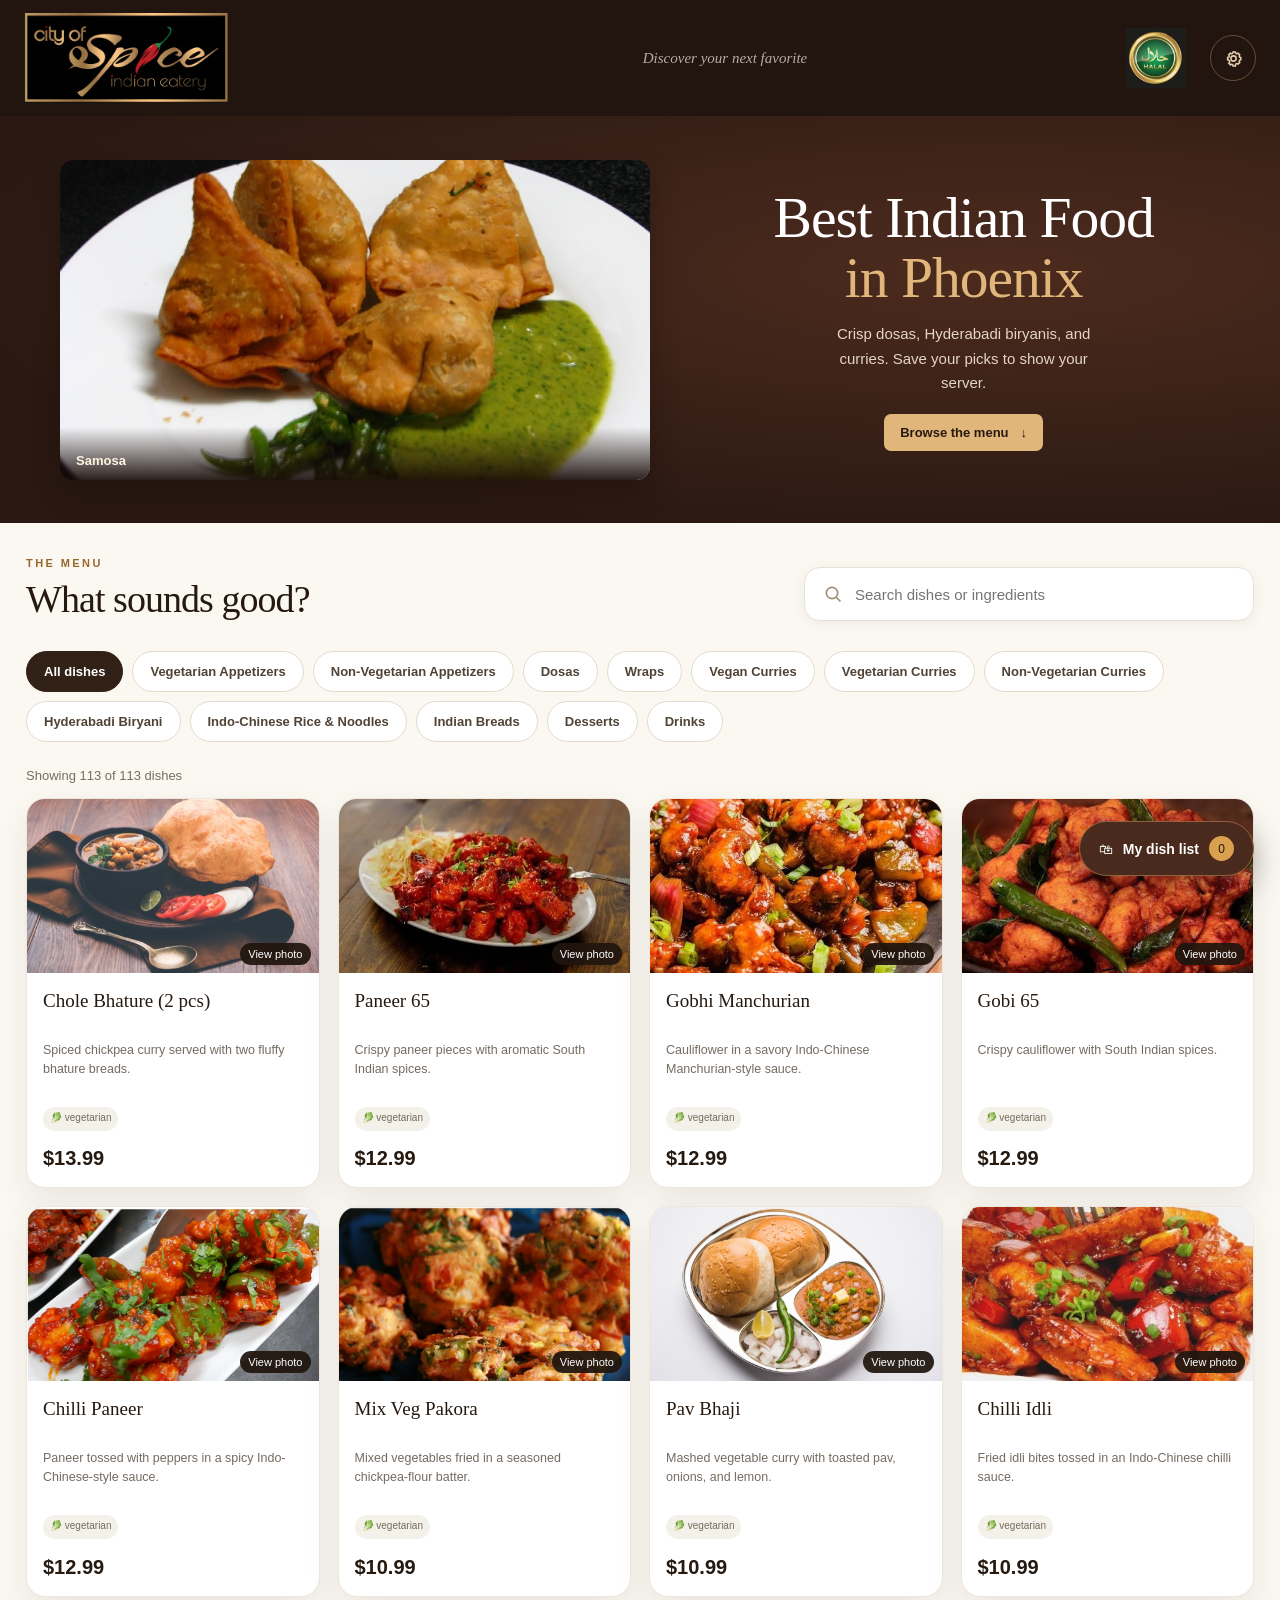
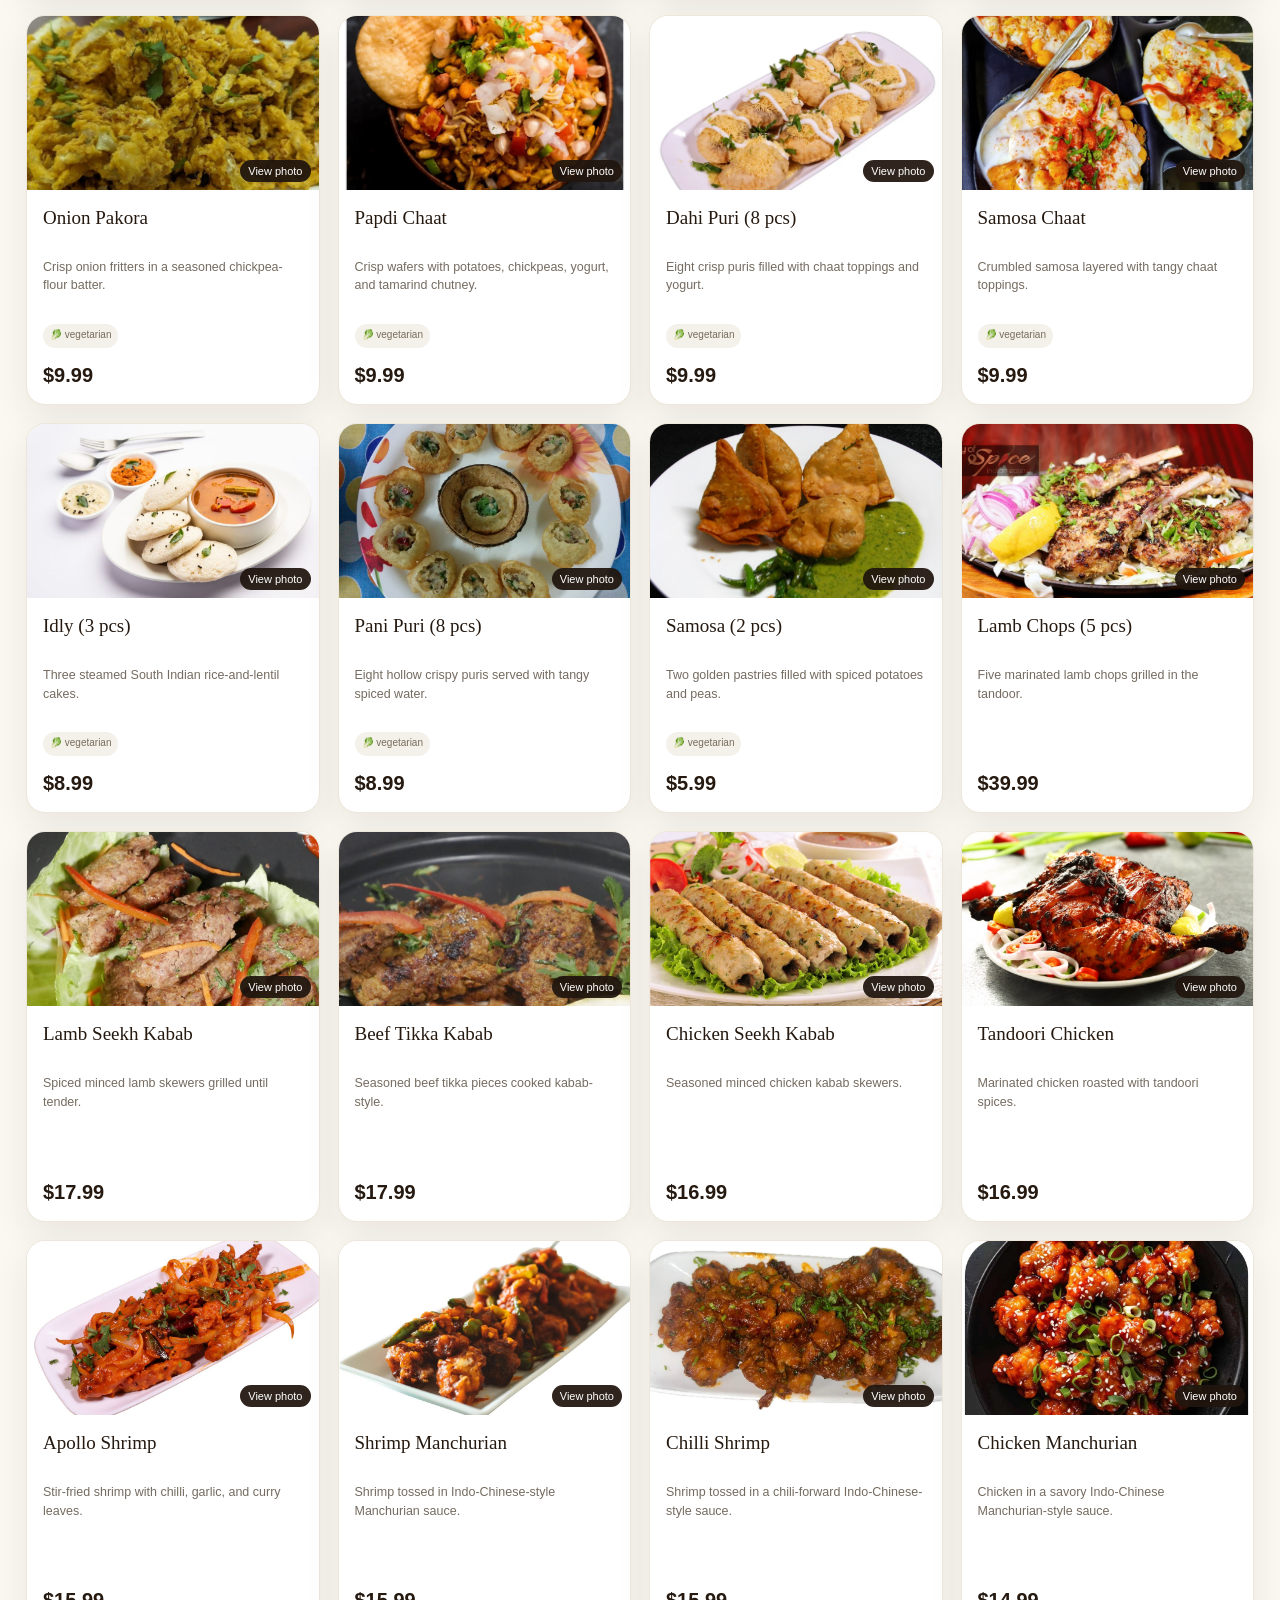
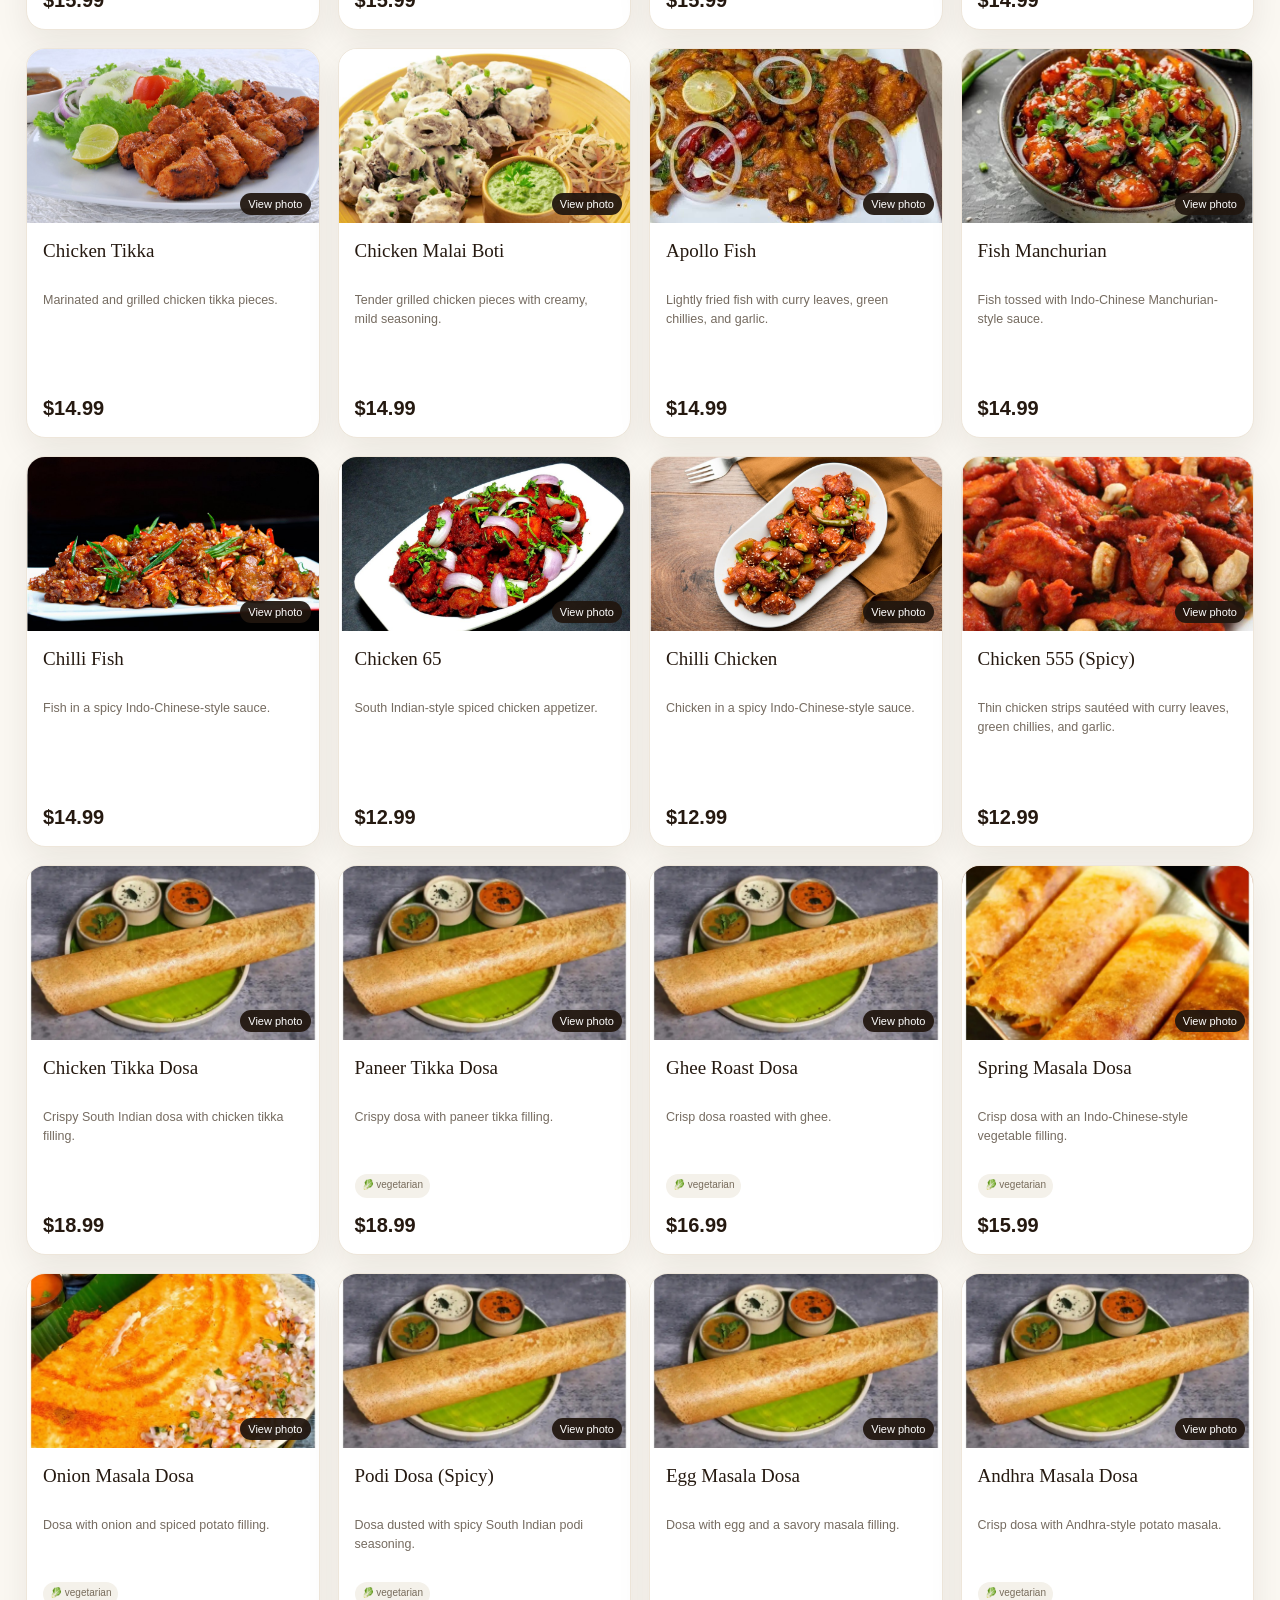
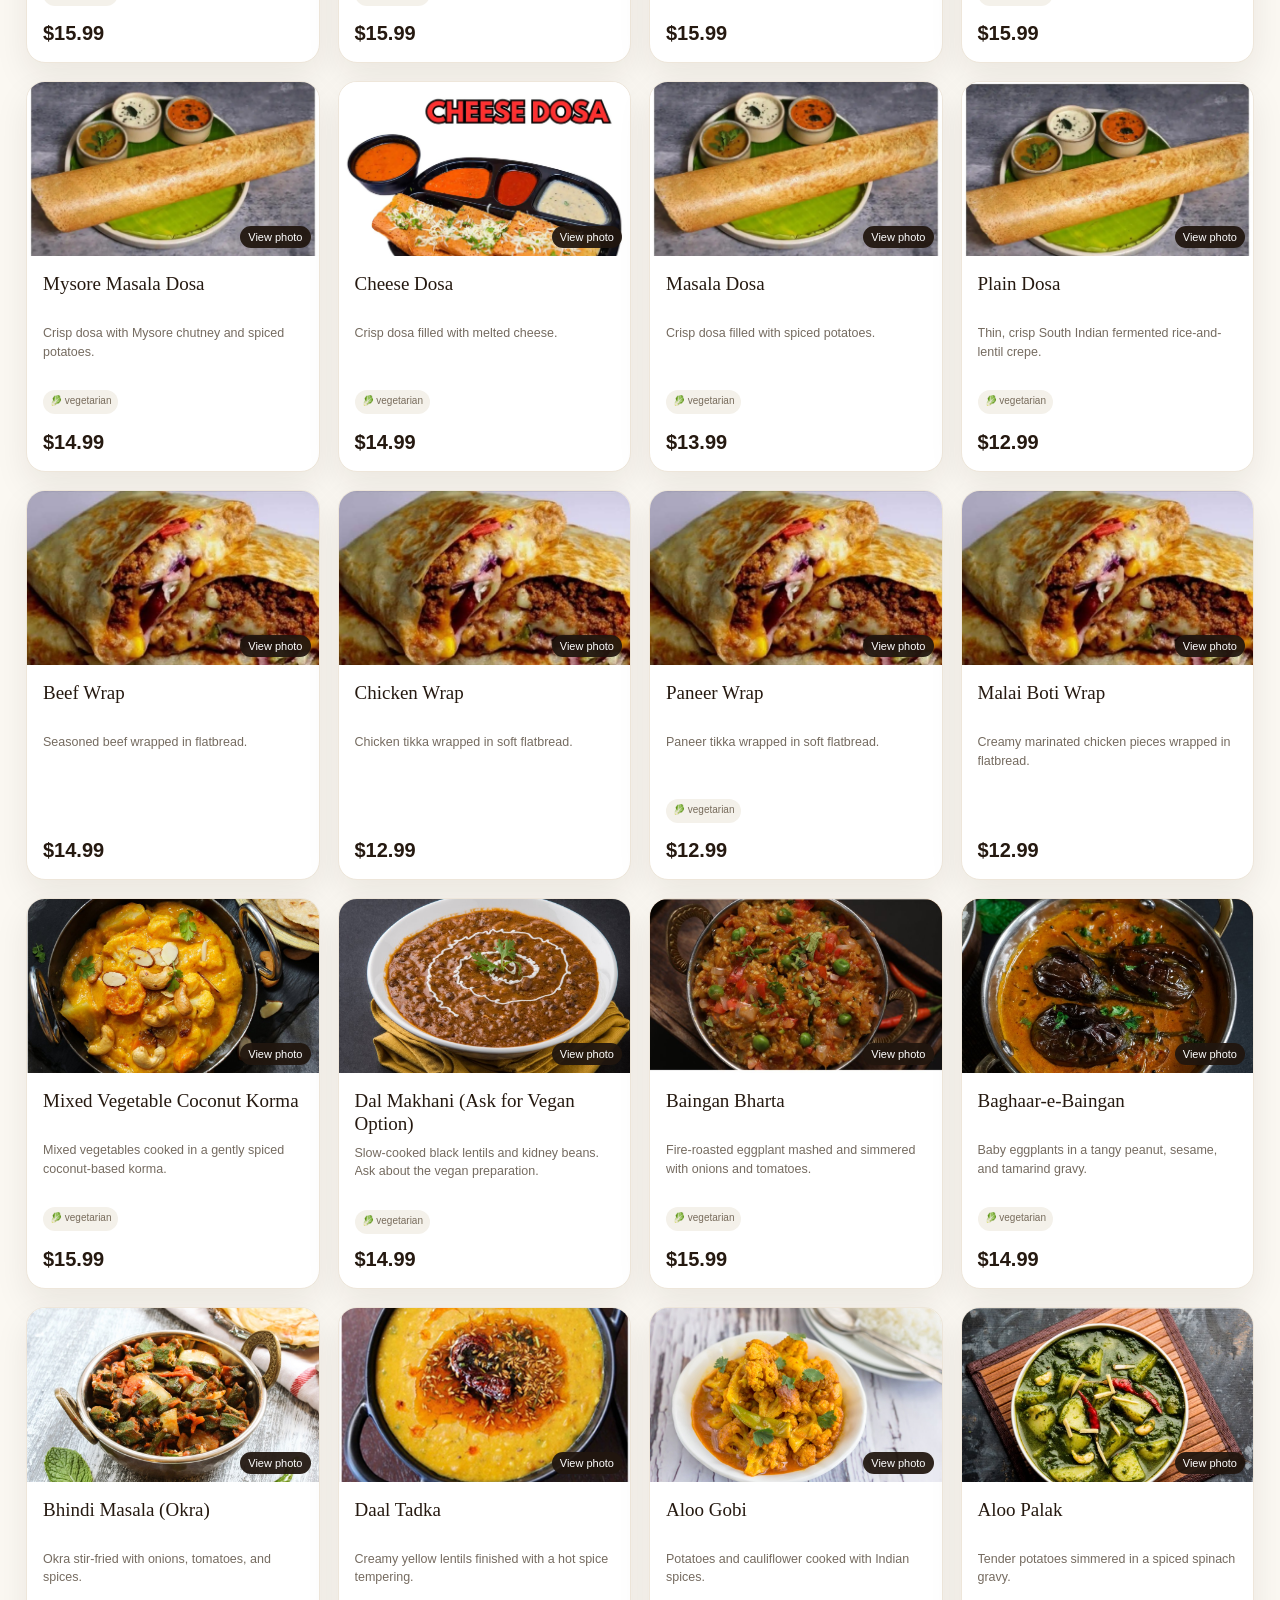
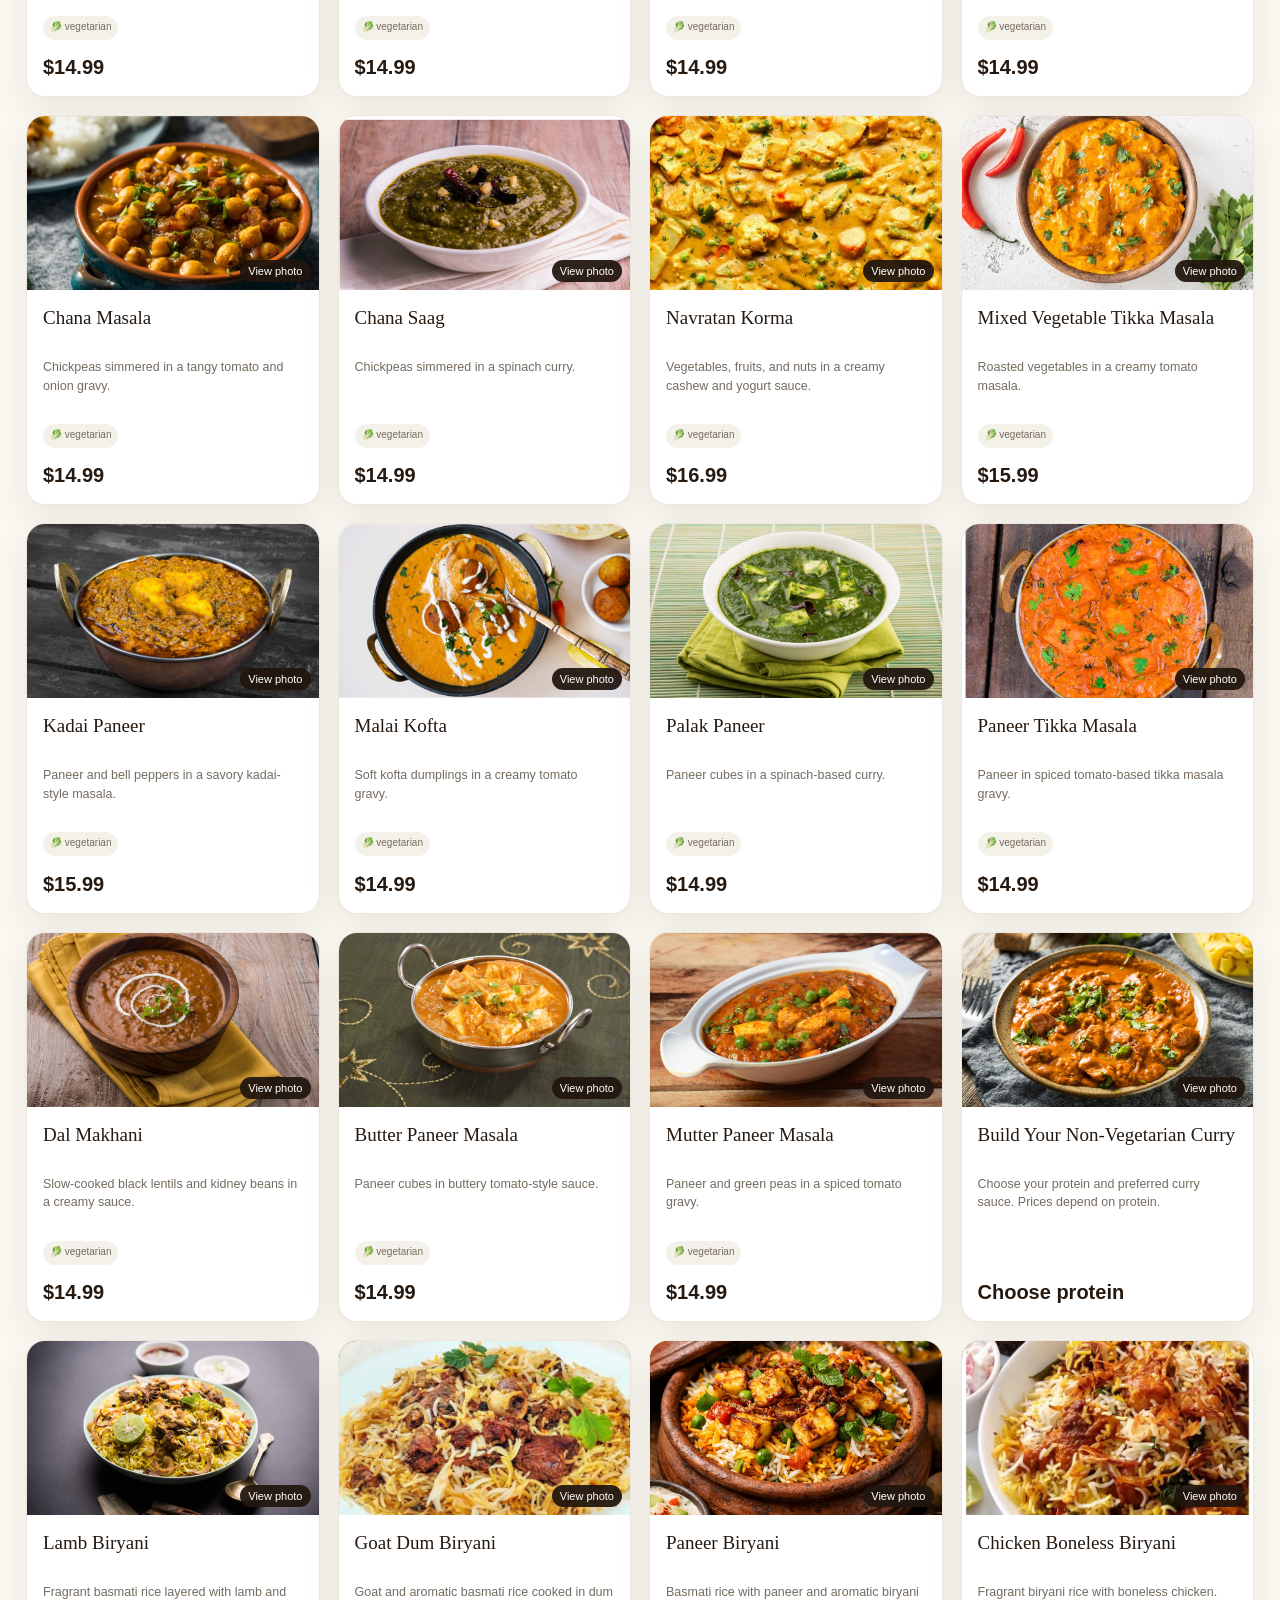
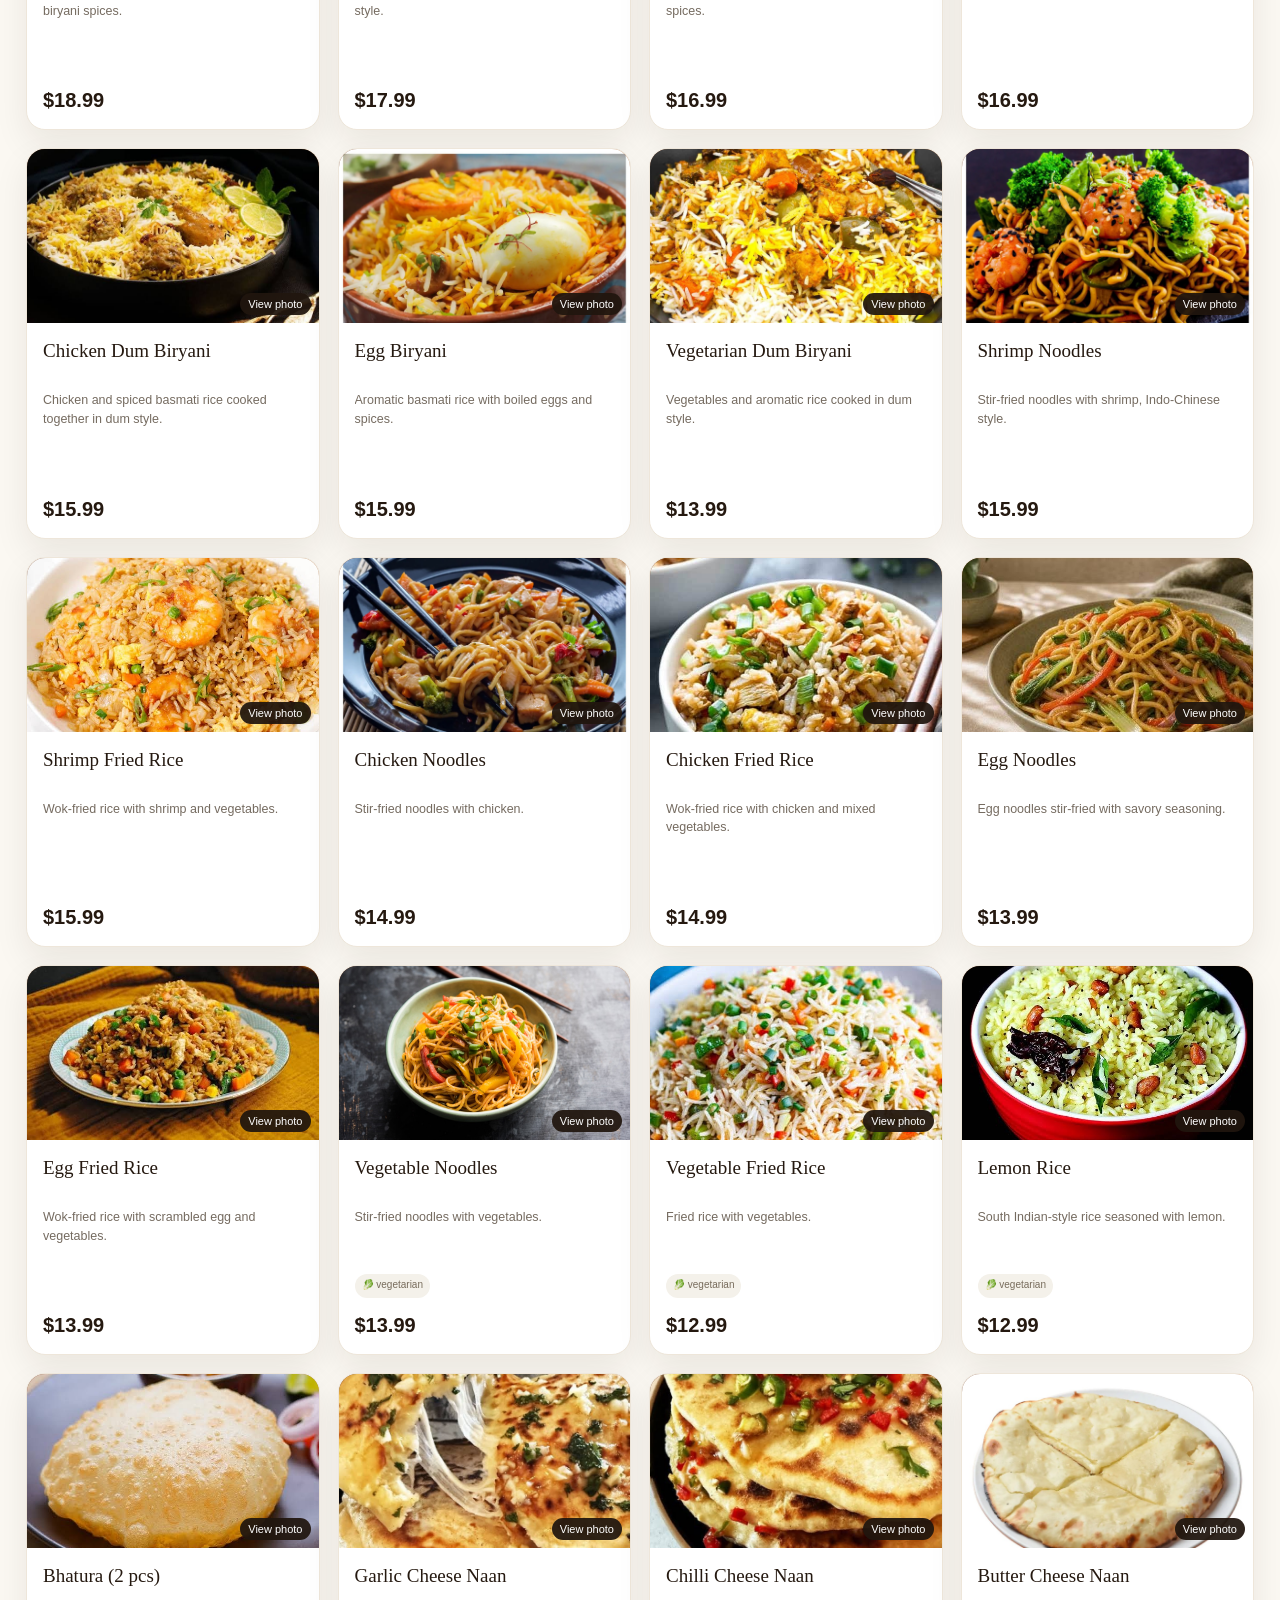
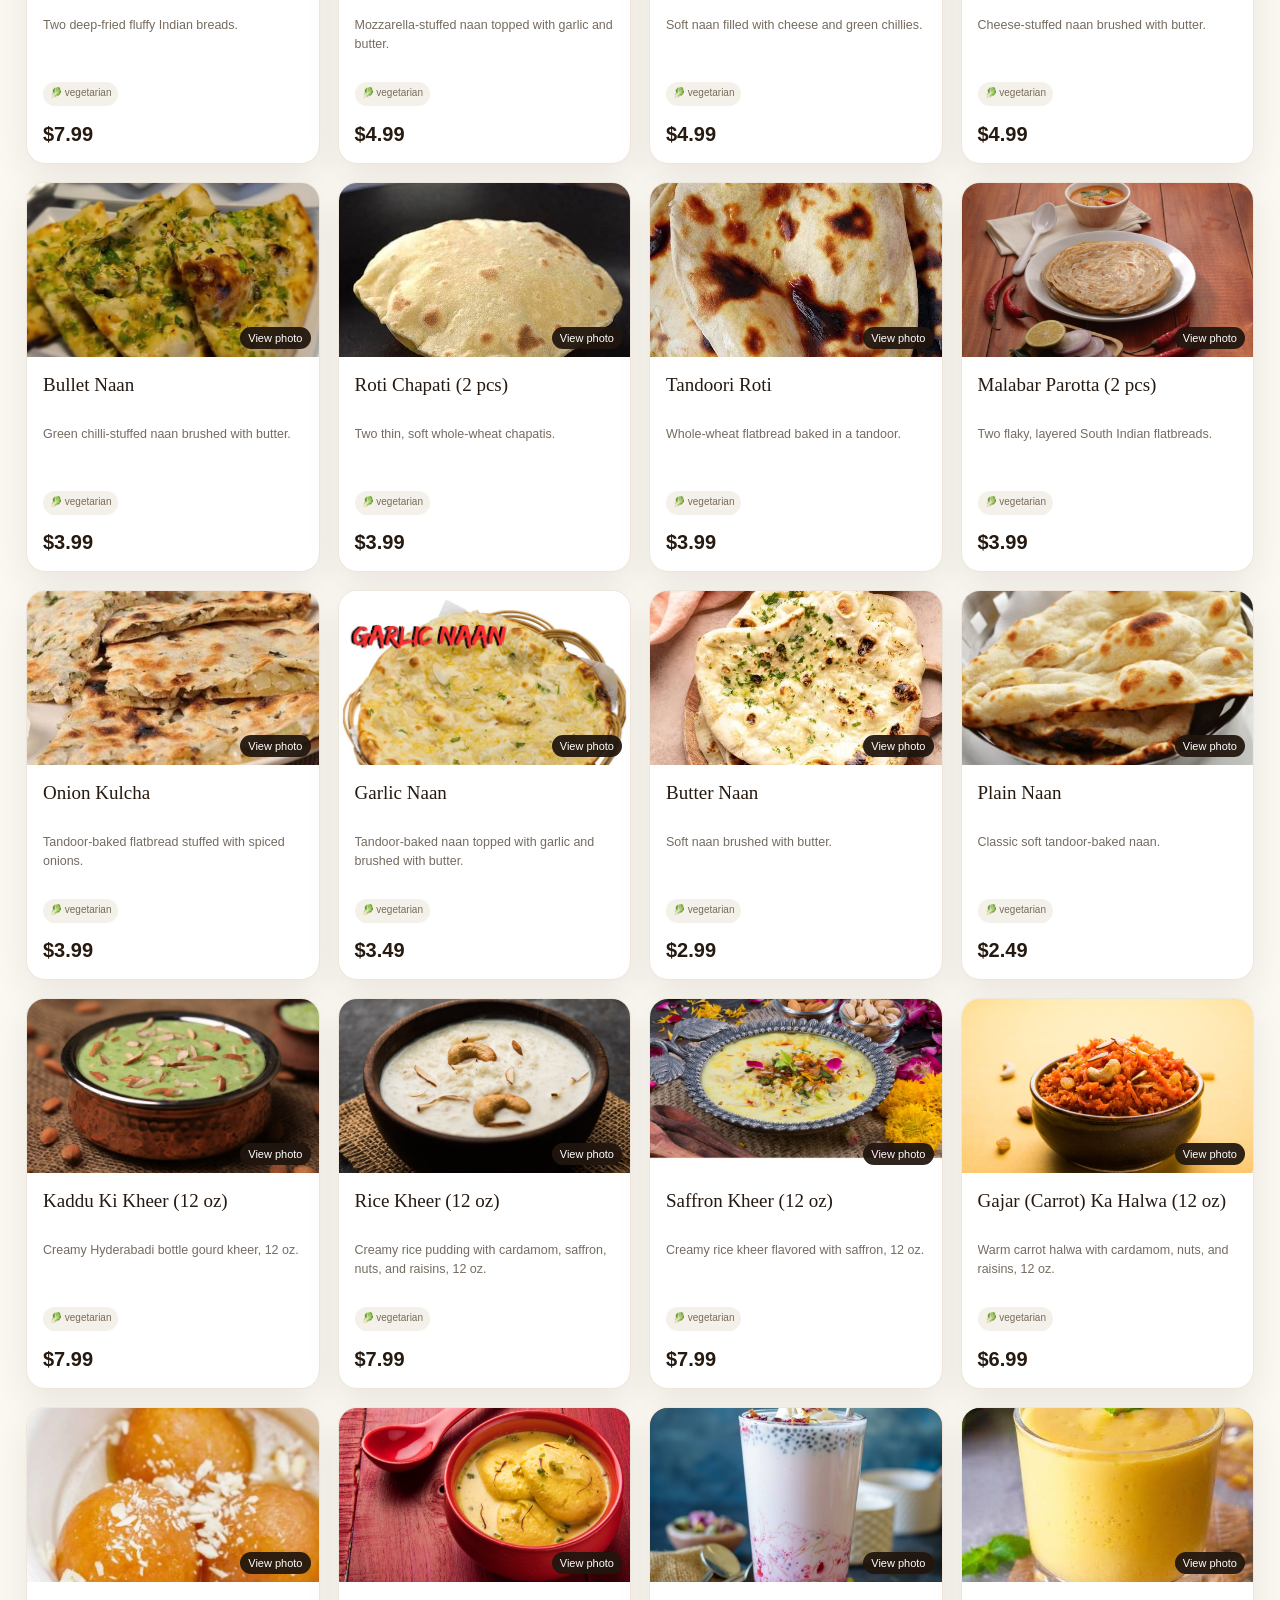
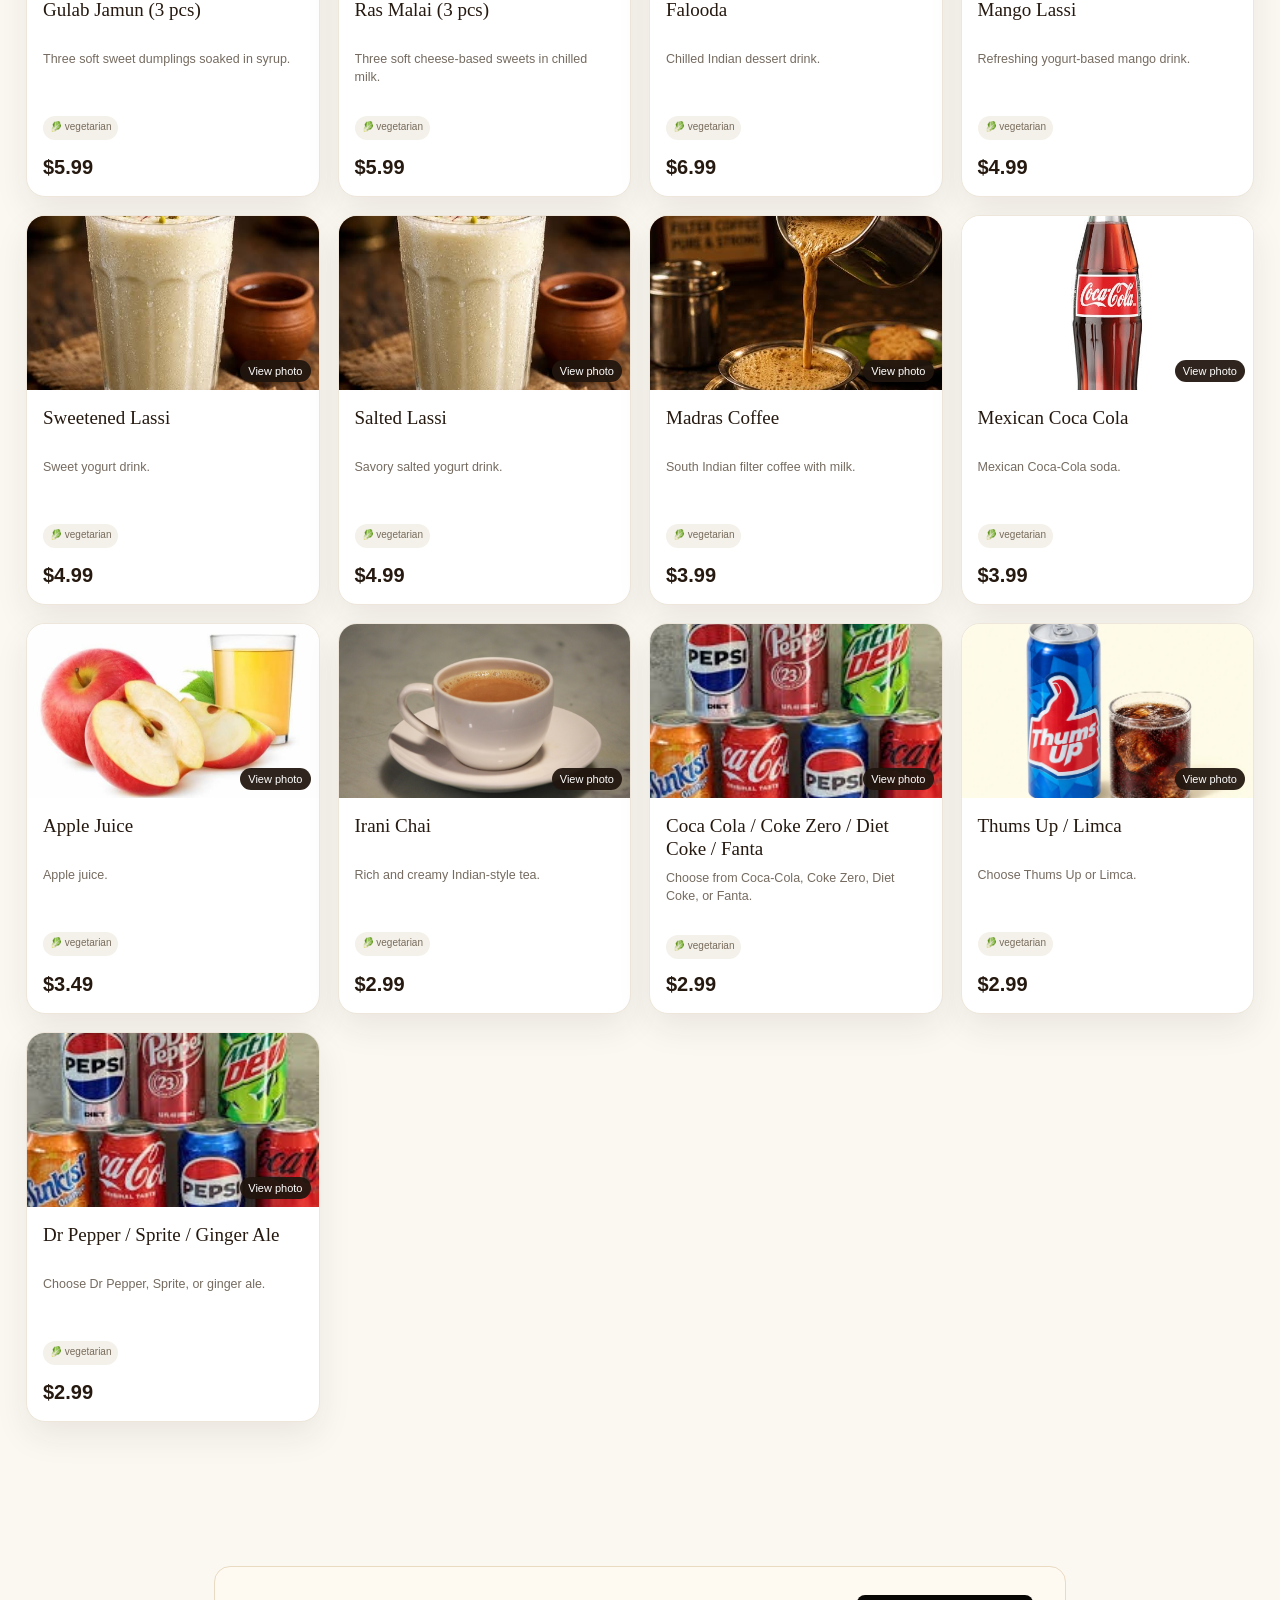
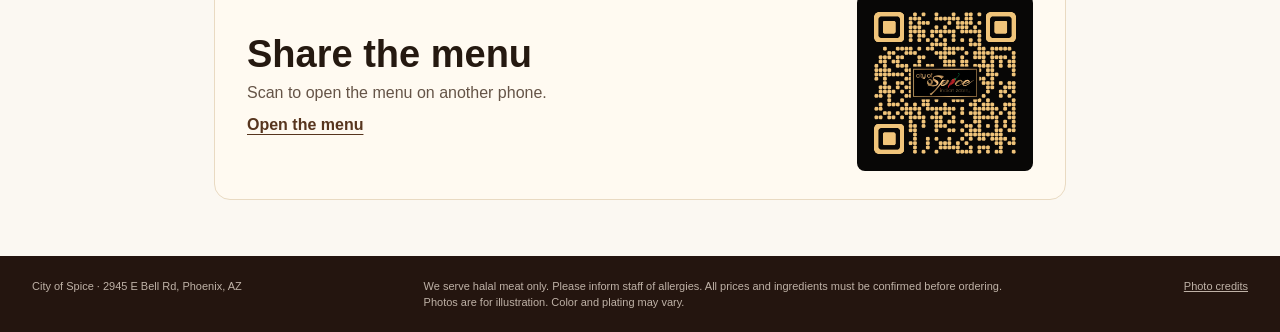
<file: CityOfSpice/index.html>
<!doctype html><html lang="en"><head><meta charset="utf-8"><meta name="viewport" content="width=device-width, initial-scale=1, viewport-fit=cover"><meta name="theme-color" content="#24150f"><meta name="apple-mobile-web-app-capable" content="yes"><meta name="apple-mobile-web-app-status-bar-style" content="black-translucent"><meta name="apple-mobile-web-app-title" content="City of Spice"><link rel="manifest" href="manifest.webmanifest"><link rel="icon" href="icon.png" type="image/png"><link rel="apple-touch-icon" href="icon.png"><title>City of Spice | Explore the Menu</title><link rel="stylesheet" href="styles.css"></head><body>
<header class="topbar"><button class="brand" id="homeBtn" aria-label="Show all dishes"><img class="brand-logo" src="city-of-spice-logo.jpg" alt="City of Spice Indian Eatery"><span class="brand-subtitle">EXPLORE THE MENU</span></button><span class="top-note">Discover your next favorite</span><img class="header-halal" src="halal-badge.png" alt="Halal" title="Halal"><button class="staff-entry" id="staffBtn" aria-label="Staff settings"><svg width="21" height="21" viewBox="0 0 24 24" fill="none" stroke="currentColor" stroke-width="1.8"><path d="M12 15a3 3 0 1 0 0-6 3 3 0 0 0 0 6Z"/><path d="M19.4 15a1.7 1.7 0 0 0 .34 1.9l.06.06-1.9 1.9-.06-.06a1.7 1.7 0 0 0-1.9-.34 1.7 1.7 0 0 0-1 1.58V21h-2.7v-.08a1.7 1.7 0 0 0-1-1.58 1.7 1.7 0 0 0-1.9.34l-.06.06-1.9-1.9.06-.06A1.7 1.7 0 0 0 7.7 15a1.7 1.7 0 0 0-1.58-1H6v-2.7h.12A1.7 1.7 0 0 0 7.7 10.3a1.7 1.7 0 0 0-.34-1.9L7.3 8.34l1.9-1.9.06.06a1.7 1.7 0 0 0 1.9.34 1.7 1.7 0 0 0 1-1.58V5h2.7v.26a1.7 1.7 0 0 0 1 1.58 1.7 1.7 0 0 0 1.9-.34l.06-.06 1.9 1.9-.06.06a1.7 1.7 0 0 0-.34 1.9 1.7 1.7 0 0 0 1.58 1H21V14h-.12a1.7 1.7 0 0 0-1.48 1Z" transform="translate(-.7 -.5)"/></svg></button></header>
<main><section class="hero hero-featured">
  <div class="hero-featured-layout">
    <div class="hero-featured-copy">
      <h1>Best Indian Food<br><em>in Phoenix</em></h1>
      <p>Crisp dosas, Hyderabadi biryanis, and curries. Save your picks to show your server.</p>
      <a class="hero-featured-link" href="#menu">Browse the menu <span aria-hidden="true">↓</span></a>
    </div>
    <figure class="hero-slideshow" aria-label="Featured dish photos">
      <img class="hero-featured-photo" id="featuredPhoto" src="images/samosa.jpg" alt="Samosa">
      <figcaption class="hero-slide-caption">
        <span id="featuredName">Samosa</span>
      </figcaption>
    </figure>
  </div>
</section>
<section class="browse" id="menu"><div class="section-head"><div><span class="eyebrow dark">THE MENU</span><h2>What sounds good?</h2></div><label class="searchbox"><svg viewBox="0 0 24 24" width="20" height="20" fill="none" stroke="currentColor" stroke-width="2"><circle cx="10.8" cy="10.8" r="6.8"/><path d="m16 16 5 5"/></svg><input id="search" type="search" placeholder="Search dishes or ingredients" autocomplete="off" aria-label="Search dishes"></label></div>
<div class="filters"><div id="categories" class="category-scroll" aria-label="Menu categories"></div></div><div id="resultsInfo" class="results-info"></div><div id="dishGrid" class="dish-grid"></div><div id="empty" class="empty hidden"><strong>Nothing found</strong><p>Try another search or clear your filters.</p><button id="clearFilters" class="btn btn-gold">Clear filters</button></div></section>
<div class="menu-share-wrap" id="share-menu"><section class="share-menu" aria-labelledby="share-title">
<div><h2 id="share-title">Share the menu</h2><p>Scan to open the menu on another phone.</p><a href="https://city-of-spice.pages.dev/">Open the menu</a></div>
<img src="images/menu-qr.png" width="176" height="176" alt="City of Spice menu QR code">
</section></div>
</main>
<footer><span>City of Spice · 2945 E Bell Rd, Phoenix, AZ</span><span>We serve halal meat only. Please inform staff of allergies. All prices and ingredients must be confirmed before ordering.<small class="menu-photo-note">Photos are for illustration. Color and plating may vary.</small></span><a href="images/photo-credits.html" style="color:inherit">Photo credits</a></footer>
<button id="cartFab" class="cart-fab" aria-label="Open my dish list"><span>🛍</span> <b>My dish list</b><span id="cartCount" class="cart-count">0</span></button>
<div id="modalLayer" class="modal-layer hidden" aria-hidden="true"><div id="modalBackdrop" class="backdrop"></div><div class="dialog" id="dialog" role="dialog" aria-modal="true"></div></div>
<div id="toast" role="status" class="toast hidden"></div>
<script src="data.js"></script><script src="app.js"></script><script src="hero-slideshow.js"></script></body></html>
</file>
<file: CityOfSpice/styles.css>
:root{--ink:#251910;--cream:#fbf8f2;--paper:#fff;--sub:#776d65;--line:#e9e1d5;--gold:#c28b39;--wine:#5c261c;--shadow:0 14px 34px rgba(40,23,10,.08)}*{box-sizing:border-box}html{scroll-behavior:smooth}body{margin:0;font-family:-apple-system,BlinkMacSystemFont,"Segoe UI",sans-serif;color:var(--ink);background:var(--cream)}button,input,select,textarea{font:inherit}button{cursor:pointer}button:focus-visible,input:focus-visible,textarea:focus-visible,select:focus-visible{outline:3px solid #dcac5b;outline-offset:2px}.hidden{display:none!important}.topbar{height:82px;padding:0 max(24px,calc((100vw - 1380px)/2));background:#24150f;display:flex;align-items:center;gap:16px;color:white}.brand{border:0;background:none;display:flex;align-items:center;gap:13px;color:#fff;text-align:left;padding:0}.brandmark{font-size:35px;color:#e4ae55}.brand strong{display:block;font-family:Georgia,serif;letter-spacing:.1em;font-size:20px;line-height:1.1}.brand small{display:block;color:#d4b68c;font-size:9px;letter-spacing:.23em;margin-top:6px}.top-note{font-family:Georgia,serif;font-style:italic;opacity:.65;margin-left:auto}.staff-entry{border:1px solid #6d4c35;background:transparent;color:#e7ceac;width:44px;height:44px;display:grid;place-items:center;border-radius:50%}.hero{min-height:348px;background:radial-gradient(circle at 70% 55%,#572b1c 0,#331c14 46%,#25150f 80%);color:#fff;display:flex;overflow:hidden;position:relative;padding:54px max(24px,calc((100vw - 1380px)/2))}.hero-inner{z-index:1;max-width:740px}.eyebrow{display:block;color:#e1ad59;letter-spacing:.22em;font-size:11px;font-weight:750}.eyebrow.dark{color:#99672d}h1{font-family:Georgia,serif;font-size:clamp(34px,4.2vw,64px);font-weight:500;line-height:1.08;letter-spacing:-.035em;margin:14px 0 15px}h1 em{color:#e2b56a;font-weight:400}.hero p{color:#e4d5c4;font-size:16px;line-height:1.65;max-width:560px}.hero-pills{display:flex;flex-wrap:wrap;gap:9px;margin-top:22px}.hero-pills span{font-size:11px;color:#eddbbf;border:1px solid #826044;padding:8px 11px;border-radius:99px}.hero-art{flex:1;min-width:240px;position:relative}.art-circle{position:absolute;border-radius:50%;border:1px solid #92633e;right:50px;top:-100px;width:400px;height:400px;opacity:.45}.circle-two{right:95px;top:-55px;width:310px;height:310px}.art-symbol{position:absolute;right:185px;top:13px;font-size:120px;color:#be8b4e}.art-label{position:absolute;right:175px;top:180px;color:#d9af78;font:italic 20px/1.4 Georgia,serif;text-align:center}.browse{max-width:1430px;margin:auto;padding:40px 26px 96px}.section-head{display:flex;align-items:end;justify-content:space-between;gap:22px}.section-head h2{font:normal 38px Georgia,serif;margin:8px 0 0;letter-spacing:-.025em}.searchbox{min-width:320px;max-width:450px;flex:1;display:flex;align-items:center;gap:10px;background:#fff;border:1px solid var(--line);border-radius:16px;padding:0 18px;height:54px;box-shadow:0 3px 13px #321a0810}.searchbox svg{flex:none;color:#a38e76}.searchbox input{min-width:0;width:100%;border:0;outline:0;background:transparent;font-size:15px}.filters{margin-top:30px}.category-scroll{display:flex;gap:9px;flex-wrap:wrap;flex:1}.cat{border:1px solid #e2dacd;border-radius:99px;background:#fff;color:#504336;padding:12px 17px;font-size:13px;font-weight:650;white-space:nowrap}.cat.active{background:#322117;border-color:#322117;color:white}.results-info{font-size:13px;color:var(--sub);margin:26px 0 15px}.dish-grid{display:grid;grid-template-columns:repeat(4,minmax(0,1fr));gap:18px}.dish-card{background:white;border:1px solid #eee6da;border-radius:19px;overflow:hidden;box-shadow:var(--shadow);display:flex;flex-direction:column;min-width:0}.dish-photo{border:0;position:relative;display:grid;place-items:center;height:174px;background:radial-gradient(circle at 65% 35%,#e8c890,#b87848 50%,#6c3f2b 100%);overflow:hidden;width:100%;padding:0}.dish-photo img{display:block;width:100%;height:100%;min-height:0;object-fit:cover}.dish-photo .placeholder{font-size:64px;filter:drop-shadow(0 12px 14px #4a221833)}.pill{display:inline-block;border-radius:20px;padding:6px 9px;font-size:10px;font-weight:750;background:#f2e4cb;color:#7b4e20}.photo-badge{position:absolute;top:12px;left:12px;background:#fffffff0}.dish-content{padding:16px 16px 17px;display:flex;flex-direction:column;flex:1}.dish-content h3{margin:0;font:normal 19px/1.22 Georgia,serif;min-height:44px}.dish-content p{color:#756b60;font-size:12.5px;line-height:1.5;margin:8px 0 10px;display:-webkit-box;-webkit-line-clamp:3;-webkit-box-orient:vertical;overflow:hidden;min-height:56px}.tag-row{display:flex;gap:5px;flex-wrap:wrap;min-height:24px}.tag{font-size:10px;background:#f4f1ea;color:#786c5c;border-radius:20px;padding:5px 7px}.dish-bottom{display:flex;justify-content:space-between;align-items:center;gap:8px;margin-top:auto;padding-top:14px}.price{font-size:20px;font-weight:750}.small-actions{display:flex;align-items:center;gap:6px}.more{border:0;background:none;color:#805b35;text-decoration:underline;font-size:12px;padding:8px 4px}.add{border:0;background:#a56b2f;color:white;border-radius:11px;min-width:42px;height:39px;font-size:22px}.unavailable{opacity:.55}.unavailable .add{background:#b4b0a9;font-size:12px}.empty{text-align:center;padding:80px;color:#786d60}.empty strong{font-size:22px}footer{padding:24px 32px;background:#24150f;color:#bfb2a7;font-size:11px;display:flex;gap:15px;justify-content:space-between}.cart-fab{position:fixed;right:26px;bottom:24px;z-index:9;background:#4a2a1c;color:#fff;border:1px solid #8e6240;border-radius:99px;box-shadow:0 12px 30px #301b1560;padding:14px 19px;font-size:14px;display:flex;align-items:center;gap:10px}.cart-count{background:#d9a04e;color:#23180e;border-radius:99px;min-width:25px;height:25px;display:grid;place-items:center;padding:0 5px;font-size:12px}.modal-layer{position:fixed;inset:0;z-index:20;display:grid;place-items:center;padding:22px}.backdrop{position:absolute;inset:0;background:#1c120dbb;backdrop-filter:blur(4px)}.dialog{position:relative;z-index:1;background:#fffdf8;border-radius:22px;box-shadow:0 20px 80px #0004;width:min(760px,100%);max-height:92dvh;overflow:auto;padding:27px}.dialog.wide{width:min(1050px,100%)}.modal-title{font:normal 30px Georgia,serif;margin:0 0 8px}.muted{color:#81746a;font-size:13px;line-height:1.5}.modal-head{display:flex;align-items:start;justify-content:space-between;gap:15px;margin-bottom:20px}.close{border:1px solid #e6dfd5;color:#554233;background:#fff;border-radius:12px;width:38px;height:38px;font-size:22px;flex:none}.detail{display:grid;grid-template-columns:44% 1fr;gap:24px}.detail-visual{background:linear-gradient(145deg,#d7a56c,#663620);min-height:340px;border-radius:18px;display:grid;place-items:center;overflow:hidden}.detail-visual img{display:block;width:100%;height:100%;min-height:0;object-fit:contain}.detail-visual span{font-size:120px}.detail h2{font:normal 38px Georgia,serif;margin:10px 0}.detail p{font-size:15px;line-height:1.7;color:#6a5d4e}.detail .tag-row{margin:20px 0}.detail .price{font-size:29px}.btn{border:0;border-radius:11px;padding:12px 17px;font-weight:700;font-size:14px}.btn-gold{background:#ae7938;color:#fff}.btn-dark{background:#302018;color:#fff}.btn-soft{background:#f0e9dd;color:#60452b}.btn-red{background:#fff0e9;color:#a13f2e}.btn:disabled{opacity:.45;cursor:default}.btn-row{display:flex;flex-wrap:wrap;gap:9px;margin-top:18px}.cart-row{display:grid;grid-template-columns:1fr auto auto;align-items:center;gap:14px;padding:15px 0;border-bottom:1px solid var(--line)}.cart-row strong{display:block;font-size:15px}.cart-row small{display:block;color:#918478;margin-top:4px}.qty{display:flex;align-items:center;gap:12px}.qty button{width:30px;height:30px;border:1px solid #e4d6c3;background:white;border-radius:9px}.cart-total{display:flex;justify-content:space-between;align-items:center;padding:20px 0;border-top:1px solid #e5dccc;margin-top:12px}.cart-total strong{font-size:25px}.help-note{padding:12px 14px;border-radius:11px;background:#f7f0e6;color:#765f44;font-size:12px;line-height:1.5}.field{display:flex;flex-direction:column;gap:7px;font-weight:650;font-size:12px;color:#574437}.field input,.field select,.field textarea{width:100%;border:1px solid #dcd0c1;border-radius:10px;background:#fff;padding:12px;font-size:15px;color:#2f241a}.field textarea{min-height:92px;resize:vertical}.form-grid{display:grid;grid-template-columns:1fr 1fr;gap:15px}.field.full{grid-column:1/-1}.admin-layout{display:grid;grid-template-columns:190px 1fr;gap:20px}.admin-nav{display:flex;flex-direction:column;gap:7px}.admin-nav button{border:0;text-align:left;border-radius:10px;padding:12px;background:#f4efe6;color:#5b4737}.admin-nav button.active{background:#332219;color:#fff}.admin-row{display:grid;grid-template-columns:1fr auto;gap:12px;padding:12px 0;border-bottom:1px solid #e6dccd;align-items:center}.admin-row strong{display:block;font-size:13px}.admin-row small{display:block;margin-top:4px;color:#82766a}.admin-row .actions{display:flex;gap:5px}.admin-row .actions button{border:1px solid #e3d5c3;border-radius:8px;padding:8px;background:white;font-size:12px}.pin-box{max-width:360px;margin:auto;padding:25px 0}.pin-box .field{margin-bottom:12px}.notice{font-size:12px;border-left:3px solid #b68a52;background:#f6efdf;padding:10px 13px;color:#6b563b;margin:14px 0}.toast{position:fixed;bottom:90px;left:50%;transform:translateX(-50%);z-index:40;background:#2c2119;color:white;padding:13px 20px;border-radius:12px;box-shadow:0 8px 25px #0003;text-align:center}.checkboxes{display:flex;gap:12px;flex-wrap:wrap;margin-top:10px}.checkboxes label{font-size:13px;font-weight:400;display:flex;gap:5px;align-items:center}.upload-preview{width:112px;height:78px;object-fit:cover;border-radius:10px;border:1px solid #ddd}.file-input{font-size:12px!important}.empty-cart{text-align:center;padding:25px 0}.empty-cart span{font-size:54px}.empty-cart h3{font:normal 24px Georgia,serif}@media(max-width:1120px){.dish-grid{grid-template-columns:repeat(3,minmax(0,1fr))}.hero-art{opacity:.5}}@media(max-width:720px){.topbar{height:70px;padding:0 15px}.brand strong{font-size:15px}.top-note{display:none}.hero{padding:35px 20px;min-height:310px}.hero-art{display:none}.hero-pills span{font-size:10px}.browse{padding:30px 14px 100px}.section-head{display:block}.section-head h2{font-size:30px}.searchbox{min-width:0;width:100%;margin-top:20px}.category-scroll{flex-wrap:nowrap;overflow:auto;padding:4px 0 8px}.dish-grid{grid-template-columns:repeat(2,minmax(0,1fr));gap:10px}.dish-photo{height:135px}.dish-content{padding:11px}.dish-content h3{font-size:16px;min-height:38px}.dish-content p{font-size:11px;min-height:50px}.price{font-size:17px}.more{font-size:11px}.add{min-width:35px;height:35px}.dialog{padding:16px}.detail{grid-template-columns:1fr}.detail-visual{min-height:200px;max-height:230px}.detail h2{font-size:29px}.admin-layout{grid-template-columns:1fr}.admin-nav{flex-direction:row;overflow:auto}.admin-nav button{white-space:nowrap}.form-grid{grid-template-columns:1fr}.field.full{grid-column:auto}footer{display:block;line-height:1.8}.cart-fab{right:12px;bottom:12px}}@media(max-width:400px){.dish-grid{grid-template-columns:1fr}.dish-photo{height:190px}}

/* Updated City of Spice branding: supplied restaurant logo and Halal badge. */
.brand{gap:10px;max-width:310px;flex-shrink:0}.brand-logo{width:190px;height:64px;object-fit:contain;object-position:center;display:block;border:0}.brand-subtitle{font-size:9px;letter-spacing:.17em;color:#e8c99f;white-space:nowrap}.header-halal{width:54px;height:54px;object-fit:contain;flex:none}.hero-brand{min-width:265px;display:flex;align-items:center;justify-content:center;gap:14px;padding-left:34px}.hero-logo{width:min(100%,440px);max-height:255px;object-fit:contain;filter:drop-shadow(0 12px 20px #170b0960)}.hero-halal{width:86px;height:86px;object-fit:contain;flex:none}.hero-art.hero-brand{opacity:1}.hero-brand .art-circle,.hero-brand .art-symbol,.hero-brand .art-label{display:none}
@media(max-width:1120px){.hero-art.hero-brand{opacity:1}.hero-halal{width:64px;height:64px}.hero-logo{max-height:210px}.brand-logo{width:150px}.brand-subtitle{display:none}}
@media(max-width:720px){.brand-logo{width:145px;height:52px}.header-halal{width:42px;height:42px}.hero{display:flex;flex-direction:column;gap:12px}.hero-art.hero-brand{display:flex;min-width:0;opacity:1;padding-left:0;justify-content:flex-start;gap:8px}.hero-logo{width:min(72vw,260px);max-height:125px}.hero-halal{width:55px;height:55px}.topbar{gap:8px}.staff-entry{margin-left:auto}}
@media(max-width:375px){.brand-logo{width:122px}.header-halal{width:36px;height:36px}}


/* City of Spice: clean single-logo layout, November 2026 */
.topbar{min-height:112px;height:auto;padding:13px max(28px,calc((100vw - 1380px)/2));gap:24px;background:#22140e}
.brand{gap:0;max-width:none;flex-shrink:1;min-width:0;display:flex;align-items:center}
.brand-logo{width:300px;height:auto;max-height:90px;object-fit:contain;object-position:left center;display:block}
.brand-subtitle{display:none}
.top-note{margin-left:auto;font-size:15px;white-space:nowrap}
.header-halal{width:60px;height:60px;object-fit:contain;flex-shrink:0}
.staff-entry{flex:none;width:46px;height:46px;margin-left:0}
.hero{min-height:0;padding:42px max(28px,calc((100vw - 1380px)/2)) 46px;background:linear-gradient(115deg,#2b1812,#512a1e 78%,#341d15);display:block}
.hero-inner{max-width:800px}
.hero .eyebrow{font-size:11px;letter-spacing:.17em}
.hero h1{font-family:Georgia,serif;font-size:clamp(27px,2.8vw,37px);font-weight:400;line-height:1.22;letter-spacing:-.018em;margin:14px 0 12px}
.hero h1 em{font-style:normal;font-weight:400;color:#e0b67a}
.hero p{font-size:15px;line-height:1.65;max-width:690px;margin:0}
.hero-pills{margin-top:22px;gap:8px}
.hero-pills span{font-size:11px;padding:7px 11px}
.browse{padding-top:34px}
@media(max-width:1120px){.brand-logo{width:255px;height:auto;max-height:78px}.top-note{display:none}}
@media(max-width:720px){
  .topbar{min-height:98px;height:auto;padding:13px 15px;gap:9px;align-items:center}
  .brand{flex:1;min-width:0;max-width:none}
  .brand-logo{width:min(100%,220px);height:auto;max-height:75px;object-position:left center}
  .header-halal{width:43px;height:43px}
  .staff-entry{width:42px;height:42px;margin-left:0}
  .hero{min-height:0;display:block;padding:28px 20px 30px}
  .hero h1{font-size:clamp(25px,6.6vw,31px);line-height:1.23;margin:11px 0 11px}
  .hero p{font-size:14px;line-height:1.6;max-width:490px}
  .hero-pills{margin-top:18px;gap:6px}
  .hero-pills span{font-size:10px;padding:7px 9px}
  .browse{padding:28px 15px 100px}
}
@media(max-width:390px){
  .topbar{padding:12px 11px;gap:7px;min-height:90px}
  .brand-logo{width:min(100%,200px);max-height:68px}
  .header-halal{width:37px;height:37px}
  .staff-entry{width:40px;height:40px}
  .hero{padding:25px 17px 28px}
  .hero h1{font-size:25px}
}

/* Printed-menu edition */
.curry-config{display:grid;gap:18px;max-width:560px}.curry-config .field{font-size:14px}.curry-selection{padding:18px 20px;border:1px solid #e4d2b3;background:#fcf5e8;border-radius:14px;font-size:19px;font-weight:700;color:#45301d}.curry-config .btn{width:max-content;max-width:100%;min-height:48px}.dish-card:has([data-detail="curry-builder"]) .dish-photo{background:linear-gradient(135deg,#d4a760,#51301f)}


/* Offline hybrid curry picker: compact, touch-friendly sauce descriptions */
.hybrid-curry{max-width:none;gap:22px}.sauce-title{font-size:14px;font-weight:750;margin-bottom:12px}.sauce-title span{display:block;color:#8c7b68;font-weight:400;font-size:12px;margin-top:4px}.sauce-grid{display:grid;grid-template-columns:repeat(3,minmax(0,1fr));gap:10px}.sauce-tile{display:flex;flex-direction:column;gap:9px;text-align:left;padding:15px;background:#fff;border:1.5px solid #e4d9c8;border-radius:14px;min-height:140px;color:#2e2119;transition:border-color .15s,background .15s}.sauce-tile.selected{border:2px solid #a5783f;background:#fbf2e5;box-shadow:0 0 0 2px #e9cc9e40}.sauce-tile-heading{display:flex;align-items:start;justify-content:space-between;gap:6px}.sauce-tile-heading strong{font-size:14px;line-height:1.25}.sauce-check{color:#8e5d21;font-weight:800;min-width:15px}.sauce-desc{font-size:12px;line-height:1.46;color:#756859;flex:1}.sauce-heat{font-size:11px;font-weight:700;color:#985d2e}.curry-summary{display:flex;align-items:center;justify-content:space-between;gap:18px;padding:17px 19px;background:#f7eee1;border:1px solid #e9d6ba;border-radius:15px}.curry-summary small{font-size:10px;letter-spacing:.12em;color:#977346;display:block;font-weight:750}.curry-summary strong{display:block;font-size:19px;margin-top:5px}.curry-summary-desc{font-size:12px;line-height:1.45;display:block;color:#756b60;margin-top:5px}.curry-summary-price{font-size:22px;font-weight:800;white-space:nowrap}.curry-action-row{display:flex;align-items:center;gap:15px;justify-content:space-between}.curry-action-row .btn{flex:1;min-width:0}.curry-qty{display:flex;align-items:center;gap:13px}.curry-qty button{width:42px;height:42px;background:#fff;border:1px solid #ddcdb8;border-radius:10px;font-size:22px}.curry-qty button:disabled{opacity:.35}.curry-qty b{min-width:20px;text-align:center}.curry-disclaimer{margin-top:16px}@media(max-width:800px){.sauce-grid{grid-template-columns:repeat(2,minmax(0,1fr))}.sauce-tile{min-height:135px}}@media(max-width:440px){.sauce-grid{gap:8px}.sauce-tile{padding:12px;min-height:155px}.sauce-tile-heading strong{font-size:13px}.curry-summary{align-items:flex-start;padding:13px}.curry-summary strong{font-size:16px}.curry-summary-price{font-size:18px}.curry-action-row{gap:8px}.curry-qty{gap:7px}.curry-qty button{width:36px;height:40px}.curry-action-row .btn{font-size:12px;padding:12px 9px}}

/* Optional customer spice preference */
.spice-choice{padding:15px 0;margin:14px 0;border-top:1px solid #eadfce;border-bottom:1px solid #eadfce}
.spice-title{font-weight:750;font-size:14px;color:#3e2b20;margin-bottom:11px}
.spice-title span{display:block;font-size:12px;font-weight:400;color:#7c6e61;margin-top:5px}
.spice-options{display:flex;gap:6px;flex-wrap:wrap}
.spice-options label{display:block;cursor:pointer}
.spice-options input{position:absolute;opacity:0;width:1px;height:1px}
.spice-options span{display:inline-flex;align-items:center;justify-content:center;min-height:36px;padding:4px 10px;border:1px solid #ddceba;background:#fff;border-radius:20px;font-size:12px;font-weight:700}
.spice-options input:checked+span{background:#463022;color:white;border-color:#463022;box-shadow:0 0 0 2px #c99758}
.spice-options input:focus-visible+span{outline:3px solid #dcb06c;outline-offset:2px}
.spice-admin-label{display:flex;align-items:center;gap:10px;font-size:13px;font-weight:600}
.spice-admin-label input{width:auto}

/* Uniform thumbnails open a separate, uncropped photo view. */
.dish-grid {
  grid-auto-rows: 1fr;
}
.dish-photo {
  flex-shrink: 0;
}
.dish-card { position: relative; }
.dish-open {
  padding: 0;
  border: 0;
  background: none;
  color: inherit;
  font: inherit;
  text-align: left;
  cursor: pointer;
}
.dish-open::after {
  content: "";
  position: absolute;
  inset: 0;
  z-index: 1;
}
.dish-card:has(.dish-open:focus-visible) {
  outline: 2px solid #a56b2f;
  outline-offset: 3px;
}
.photo-view-label { z-index: 2; border: 0; cursor: zoom-in; }
.photo-view-label {
  position: absolute;
  right: 8px;
  bottom: 8px;
  padding: 5px 8px;
  border-radius: 12px;
  background: #21160eee;
  color: #fff;
  font-size: 11px;
}
.full-dish-photo {
  display: block;
  width: auto;
  height: auto;
  max-width: 100%;
  max-height: 72dvh;
  margin: auto;
  border-radius: 12px;
}
.detail-visual img {
  height: auto;
}
.detail-visual:has(img) {
  align-self: start;
  min-height: 0;
  max-height: none;
  background: none;
}

.curry-bread {
  margin-top: 20px;
  padding: 14px;
  border: 1px solid #eadcc9;
  border-radius: 14px;
  background: #fbf6ee;
}
.curry-bread h3 { margin: 0 0 8px; }
.curry-bread-controls {
  display: flex;
  flex-wrap: wrap;
  align-items: end;
  gap: 10px;
}
.curry-bread-controls .field { flex: 1 1 175px; min-width: 0; }

.menu-photo-note { display: block; margin-top: 4px; font-size: inherit; }

/* Featured dishes banner */
.hero.hero-featured {
  padding: clamp(22px, 3.4vw, 48px) clamp(18px, 4vw, 56px);
  background: radial-gradient(ellipse at 78% 38%, #4d2b1e, #2a1912 75%);
}
.hero-featured-layout {
  display: grid;
  grid-template-columns: minmax(0, 1.15fr) minmax(0, 1fr);
  grid-template-areas: "photo copy";
  align-items: center;
  gap: clamp(22px, 4.5vw, 68px);
  max-width: 1160px;
  margin-inline: auto;
}
.hero-featured-copy { grid-area: copy; text-align: center; }
.hero-featured h1 {
  font-size: clamp(36px, 4.5vw, 64px);
  line-height: 1.04;
  margin: 0 0 14px;
}
.hero-featured p { max-width: 34ch; margin-inline: auto; }
.hero-featured-link {
  display: inline-flex;
  align-items: center;
  gap: 12px;
  margin-top: 18px;
  padding: 11px 16px;
  background: #e0b67a;
  color: #291811;
  border-radius: 7px;
  font-weight: 700;
  font-size: 13px;
  text-decoration: none;
}
.hero-featured-link:hover { background: #f1cc94; }
.hero-featured-link:focus-visible { outline: 2px solid #fff5e5; outline-offset: 4px; }
.hero-slideshow {
  grid-area: photo;
  position: relative;
  min-width: 0;
  margin: 0;
  border-radius: 14px;
  overflow: hidden;
  isolation: isolate;
  background: #21150e;
  box-shadow: 0 14px 26px #190c0866;
}
.hero-featured-photo {
  display: block;
  width: 100%;
  aspect-ratio: 16 / 10;
  max-height: 320px;
  object-fit: cover;
}
.hero-featured-photo[alt="Falooda"] {
  object-fit: contain;
  padding-bottom: 36px;
}
.hero-slide-caption {
  position: absolute;
  inset: auto 0 0;
  padding: 26px 16px 12px;
  background: linear-gradient(transparent, #180c08e8);
  color: #fff4df;
  font-size: 13px;
  font-weight: 650;
}
.hero-featured-photo[alt="Falooda"] + .hero-slide-caption {
  padding-block: 10px;
  background: none;
}
#menu { scroll-margin-top: 110px; }
@media (max-width: 620px) {
  .hero-featured-layout {
    grid-template-columns: 1fr;
    grid-template-areas: "copy" "photo";
    gap: 20px;
  }
  .hero-featured h1 { font-size: clamp(34px, 8vw, 48px); margin-bottom: 10px; }
  .hero-featured-link { margin-top: 14px; }
  .hero-featured-photo { aspect-ratio: 16 / 8; max-height: 190px; }
}

/* Keep the badge and staff button together at the trailing edge. */
.topbar { padding-inline: clamp(11px, 2vw, 24px); }
.topbar .header-halal { margin-inline-start: auto; }

.dish-detail-head { align-items: center; margin-bottom: 12px; }
.dish-detail {
  grid-template-columns: minmax(0, 38fr) minmax(0, 62fr);
  grid-template-areas: "photo copy" "photo order";
  gap: 16px 22px;
}
.dish-detail-copy { grid-area: copy; }
.dish-detail .detail-visual { grid-area: photo; align-self: start; }
.dish-detail h2 { margin: 0 0 10px; line-height: 1.12; }
.dish-detail .dish-description {
  margin: 0;
  color: #33251c;
  font-size: clamp(17px, 1.5vw, 20px);
  line-height: 1.55;
}
.dish-detail .dish-serving-note { margin: 7px 0 0; font-size: 14px; }
.dish-detail-tag { display: inline-block; margin-top: 9px; }
.dish-order {
  grid-area: order;
  min-width: 0;
  padding-top: 12px;
  border-top: 1px solid #eadfce;
}
.dish-order .spice-choice { padding: 0; margin: 0; border: 0; }
.dish-order .spice-title { margin-bottom: 7px; font-size: 13px; }
.dish-order .spice-title span { display: none; }
.dish-order .spice-options {
  display: inline-grid;
  grid-template-columns: repeat(3, minmax(0, 1fr));
  gap: 3px;
  padding: 3px;
  border: 1px solid #e9ddcd;
  border-radius: 12px;
  background: #f3ebe0;
}
.dish-order .spice-options span {
  display: flex;
  min-height: 36px;
  padding-inline: 9px;
  white-space: nowrap;
  border: 0;
  border-radius: 8px;
  background: transparent;
}
.dish-order .spice-options input:checked + span { background: #463022; box-shadow: none; }
.dish-order .curry-bread { margin-top: 14px; }
.dish-order-actions {
  display: flex;
  flex-wrap: wrap;
  justify-content: space-between;
  align-items: center;
  gap: 8px 14px;
}
.dish-order .spice-choice ~ .dish-order-actions,
.dish-order .curry-bread ~ .dish-order-actions {
  margin-top: 16px;
  padding-top: 12px;
  border-top: 1px solid #eadfce;
}
.dish-order-actions .btn {
  min-height: 40px;
  padding: 8px 14px;
  border-radius: 9px;
  font-size: 13px;
}
.dish-detail-price { color: #3e2b20; font-size: 16px; font-weight: 700; }
.dish-detail .dish-detail-note { margin: 8px 0 0; font-size: 12px; line-height: 1.45; }
@media (max-width: 620px) {
  .dish-detail {
    grid-template-columns: minmax(0, 1fr);
    grid-template-areas: "copy" "photo" "order";
    gap: 12px;
  }
  .dish-detail .detail-visual { min-height: 0; }
  .dish-detail .detail-visual img { max-height: 180px; }
  .dish-detail .detail-visual .placeholder { font-size: 56px; }
}

.dish-order-controls { display: flex; flex-wrap: wrap; align-items: center; gap: 8px; }
.dish-quantity output { min-width: 22px; text-align: center; font-weight: 700; }

.menu-share-wrap { max-width: 900px; margin: 0 auto; padding: 48px 24px 56px; }
.share-menu { display: flex; align-items: center; justify-content: space-between; gap: 28px; padding: 28px 32px; border: 1px solid #e9dac2; border-radius: 16px; background: #fffaf1; }
.share-menu h2 { font-size: clamp(28px, 5vw, 38px); margin: 0 0 8px; }
.share-menu p { margin: 0 0 14px; color: #655447; }
.share-menu a { color: #57351e; font-weight: 700; text-underline-offset: 4px; }
.share-menu img { display: block; width: 176px; height: auto; border-radius: 8px; }
@media (max-width: 480px) {
  .share-menu { flex-direction: column; text-align: center; padding: 24px 16px; }
}
</file>
